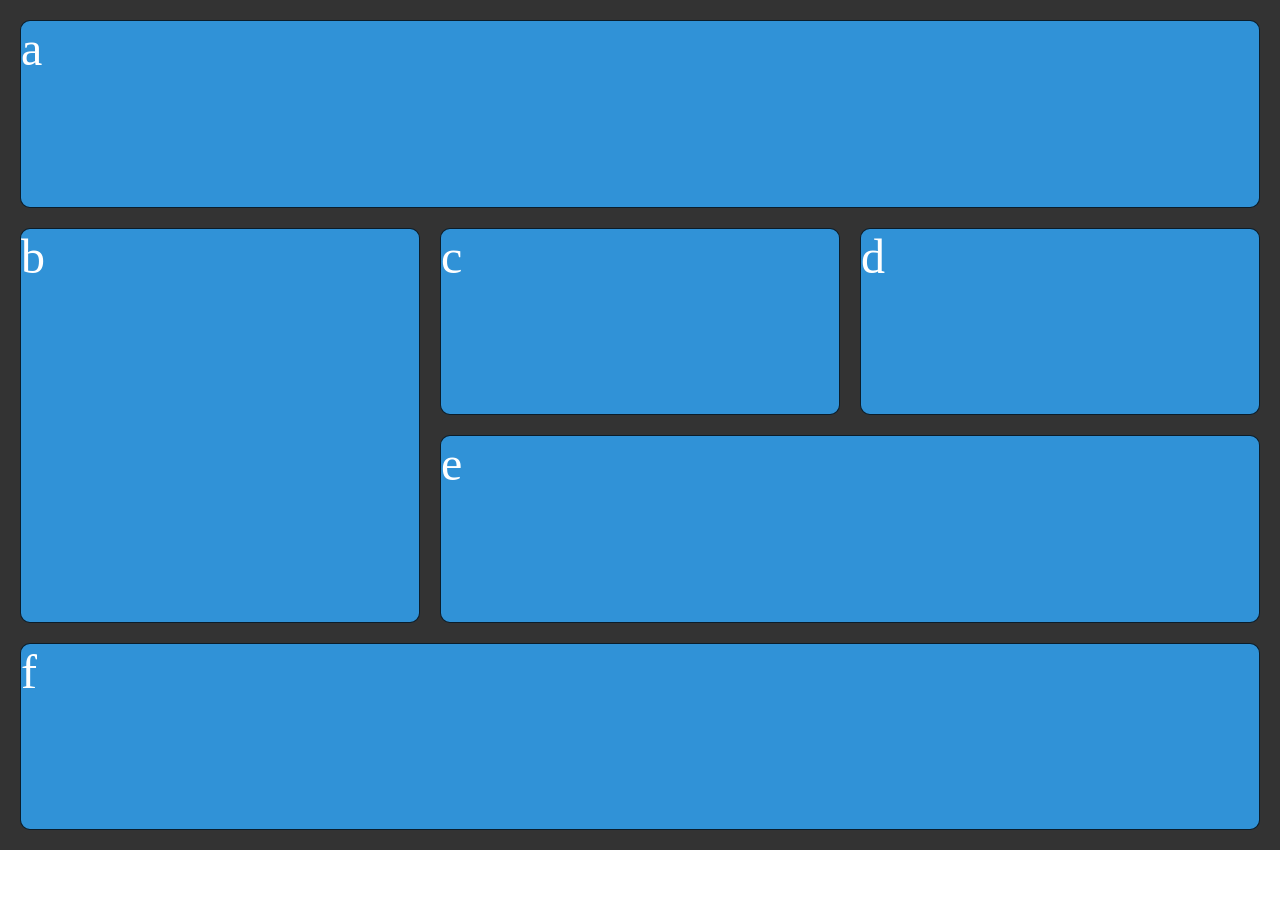
<file: START-CODE/EX-1/index.html>
<!DOCTYPE html>
<html lang="en">
<head>
    <meta charset="UTF-8">
    <meta name="viewport" content="width=device-width, initial-scale=1.0">
    <title>Grid</title>
    <link rel="stylesheet" href="style.css">
</head>
<body>
    <div class="wrapper">
        <div class="item a">a</div>
        <div class="item b">b</div>
        <div class="item c">c</div>  
        <div class="item d">d</div>
        <div class="item e">e</div>
        <div class="item f">f</div>  
      </div>
</body>
</html>
</file>
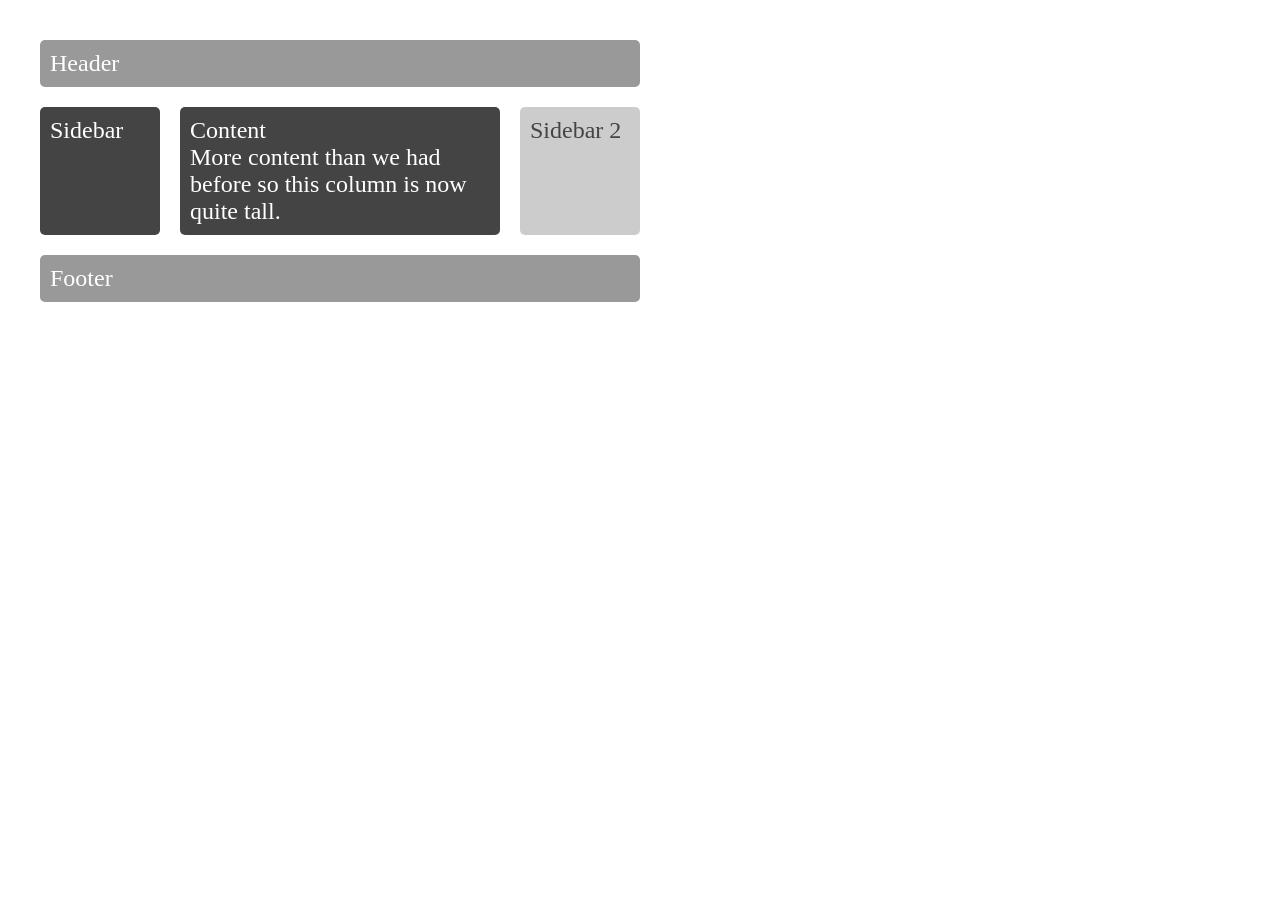
<file: Session2-Lab/EX3.html>
<!DOCTYPE html>
<html lang="en">
<head>
    <meta charset="UTF-8">
    <meta name="viewport" content="width=device-width, initial-scale=1.0">
    <title>EX3</title>
    <link rel="stylesheet" href="EX3.css">
</head>
<body>
    <div class="wrapper">
        <div class="box header">Header</div>
        <div class="box sidebar">Sidebar</div>
        <div class="box sidebar2">Sidebar 2</div>
        <div class="box content">Content
            <br /> More content than we had before so this column is now quite tall.</div>
        <div class="box footer">Footer</div>
    </div>
</body>
</html>
</file>
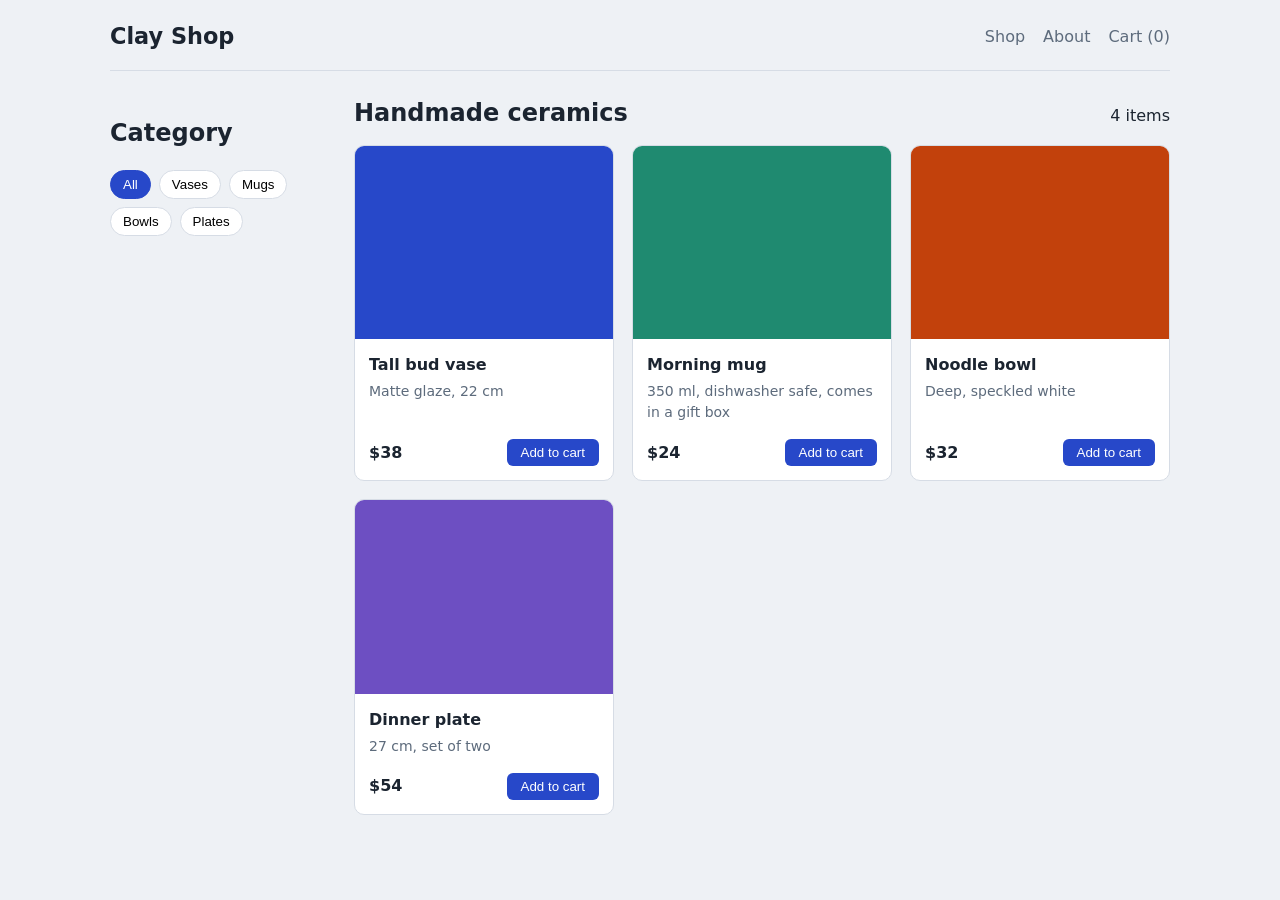
<file: Session2-Lab/EX4.html>
<!DOCTYPE html>
<html lang="en">
<head>
  <meta charset="utf-8">
  <meta name="viewport" content="width=device-width, initial-scale=1">
  <title>Clay Shop</title>
  <link rel="stylesheet" href="EX4.css">
</head>
<body>
  <div class="page">
    <header>
      <h1>Clay Shop</h1>
      <nav>
        <a href="#">Shop</a>
        <a href="#">About</a>
        <a href="#">Cart (0)</a>
      </nav>
    </header>

    <aside class="filters">
      <h2>Category</h2>
      <ul class="chips">
        <li><button class="chip active">All</button></li>
        <li><button class="chip">Vases</button></li>
        <li><button class="chip">Mugs</button></li>
        <li><button class="chip">Bowls</button></li>
        <li><button class="chip">Plates</button></li>
      </ul>
    </aside>

    <main class="products">
      <div class="toolbar">
        <h2>Handmade ceramics</h2>
        <p>4 items</p>
      </div>

      <ul class="grid">
        <li class="card">
          <div class="thumb" style="background:#2748c9"></div>
          <div class="info">
            <h3>Tall bud vase</h3>
            <p>Matte glaze, 22 cm</p>
            <div class="buy">
              <span class="price">$38</span>
              <button class="btn">Add to cart</button>
            </div>
          </div>
        </li>

        <li class="card">
          <div class="thumb" style="background:#1f8a70"></div>
          <div class="info">
            <h3>Morning mug</h3>
            <p>350 ml, dishwasher safe, comes in a gift box</p>
            <div class="buy">
              <span class="price">$24</span>
              <button class="btn">Add to cart</button>
            </div>
          </div>
        </li>

        <li class="card">
          <div class="thumb" style="background:#c2410c"></div>
          <div class="info">
            <h3>Noodle bowl</h3>
            <p>Deep, speckled white</p>
            <div class="buy">
              <span class="price">$32</span>
              <button class="btn">Add to cart</button>
            </div>
          </div>
        </li>

        <li class="card">
          <div class="thumb" style="background:#6d4fc2"></div>
          <div class="info">
            <h3>Dinner plate</h3>
            <p>27 cm, set of two</p>
            <div class="buy">
              <span class="price">$54</span>
              <button class="btn">Add to cart</button>
            </div>
          </div>
        </li>
      </ul>
    </main>
  </div>
</body>
</html>
</file>
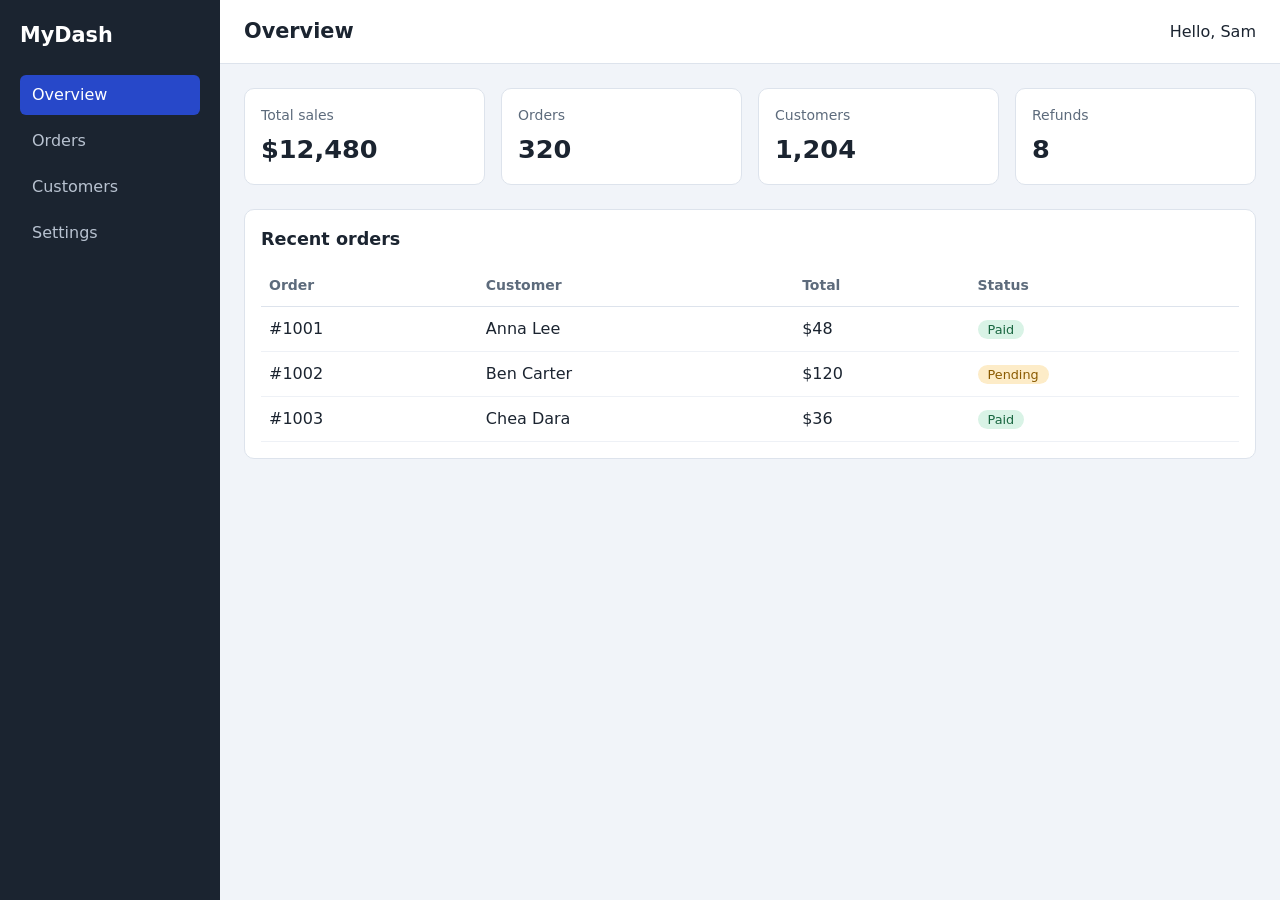
<file: Session2-Lab/EX5.html>
<!DOCTYPE html>
<html lang="en">
<head>
  <meta charset="utf-8">
  <meta name="viewport" content="width=device-width, initial-scale=1">
  <title>Dashboard</title>
  <link rel="stylesheet" href="EX5.css">
</head>
<body>
  <div class="layout">
    <aside class="sidebar">
      <h2 class="logo">MyDash</h2>
      <nav>
        <a href="#" class="active">Overview</a>
        <a href="#">Orders</a>
        <a href="#">Customers</a>
        <a href="#">Settings</a>
      </nav>
    </aside>
    <header class="topbar">
      <h1>Overview</h1>
      <div class="user">Hello, Sam</div>
    </header>
    <main class="content">
      <section class="stats">
        <div class="stat">
          <p class="label">Total sales</p>
          <p class="value">$12,480</p>
        </div>
        <div class="stat">
          <p class="label">Orders</p>
          <p class="value">320</p>
        </div>
        <div class="stat">
          <p class="label">Customers</p>
          <p class="value">1,204</p>
        </div>
        <div class="stat">
          <p class="label">Refunds</p>
          <p class="value">8</p>
        </div>
      </section>
      <section class="panel">
        <h2>Recent orders</h2>
        <table>
          <thead>
            <tr>
              <th>Order</th>
              <th>Customer</th>
              <th>Total</th>
              <th>Status</th>
            </tr>
          </thead>
          <tbody>
            <tr>
              <td>#1001</td>
              <td>Anna Lee</td>
              <td>$48</td>
              <td><span class="badge done">Paid</span></td>
            </tr>
            <tr>
              <td>#1002</td>
              <td>Ben Carter</td>
              <td>$120</td>
              <td><span class="badge wait">Pending</span></td>
            </tr>
            <tr>
              <td>#1003</td>
              <td>Chea Dara</td>
              <td>$36</td>
              <td><span class="badge done">Paid</span></td>
            </tr>
          </tbody>
        </table>
      </section>

    </main>
  </div>
</body>
</html>
</file>
<file: START-CODE/EX-1/style.css>
/* Styling only */
body {
  margin: 0;
}

.wrapper {
  background-color: #333333;
  color: #444;
  padding: 20px;
  display: grid;
  grid-template-columns: repeat(3, 1fr);
  gap: 20px;
  height: 90vh;
}

.item {
  background-color: #3092d7;
  color: #fff;
  border-radius: 10px;
  border: 1px solid rgba(0, 0, 0, 0.8);
  font-size: 3em;
}

/* Layouting only  (your work)*/
.a{
  grid-column: 1/4;
  grid-row: 1;
}
.b{
  grid-column: 1;
  grid-row: 2/4;
}
.c{
  grid-column: 2;
  grid-row: 2;
}
.d{
  grid-column: 3;
  grid-row: 2;
}
.e{
  grid-column: 2/4;
  grid-row: 3/4;
}
.f{
  grid-column: 1/4;
  grid-row: 4;
}
</file>
<file: Session2-Lab/EX3.css>
body {
  margin: 40px;
}

.sidebar {
	grid-area: sidebar;
    /* grid-column: 1;
    grid-row: 2/4; */
}

.sidebar2 {
	grid-area: sidebar2;
    /* grid-column: 6;
    grid-row: 2/4; */
}

.content {
	grid-area: content;
    /* grid-column: 2/6;
    grid-row: 2/4; */
}

.header {
	grid-area: header;
    /* grid-column: 1/7;
    grid-row: 1/2; */
}

.footer {
	grid-area: footer;
    /* grid-column: 1/7;
    grid-row: 4; */
}

.wrapper {
	background-color: #fff;
	color: #444;
}

.wrapper {
    display: grid;
    grid-gap: 1em;
    grid-template-areas:
     "header"
     "sidebar"
     "content"
     "sidebar2"
     "footer"
  }

@media only screen and (min-width: 500px)  {
    .wrapper {

        grid-template-columns: 20% auto;
        grid-template-areas:
        "header   header"
        "sidebar  content"
        "sidebar2 sidebar2"
        "footer   footer";
    }
}

@media only screen and (min-width: 600px)  {
    .wrapper {
        grid-gap: 20px;
		grid-template-columns: 120px auto 120px;
		grid-template-areas:
            "header  header  header"
			"sidebar content sidebar2"
			"footer  footer  footer";
			max-width: 600px;
    }
}
.box {
  background-color: #444;
  color: #fff;
  border-radius: 5px;
  padding: 10px;
  font-size: 150%; 
}

.header,
.footer {
  background-color: #999;
}

.sidebar2 {
  background-color: #ccc;
  color: #444;
}
</file>
<file: Session2-Lab/EX4.css>
* { 
    box-sizing: border-box; 
}
body {
  margin: 0;
  background: #eef1f5;
  color: #1b2430;
  font: 16px/1.5 system-ui, sans-serif;
}
.page {
  display: grid;
  grid-template-columns: 220px 1fr;
  grid-template-areas:
    "header header"
    "filters products";
  gap: 24px;
  max-width: 1100px;
  margin: 0 auto;
  padding: 20px;
}
header   { 
    grid-area: header; 
}
.filters { 
    grid-area: filters; 
}
.products { 
    grid-area: products; 
}
header {
    display: flex;
    align-items: center;
    justify-content: space-between;
    padding-bottom: 16px;
    border-bottom: 1px solid #d6dce5;
}
header h1 { 
    margin: 0; 
    font-size: 1.4rem; 
}
nav { 
    display: flex; 
    gap: 18px; 
}
nav a { 
    color: #5d6b7c;
    text-decoration: none; 
}
.chips {
    display: flex;
    flex-wrap: wrap;
    gap: 8px;
    padding: 0;
    list-style: none;
}
.chip {
    padding: 6px 12px;
    border: 1px solid #d6dce5;
    border-radius: 999px;
    background: #fff;
    cursor: pointer;
}
.chip.active {
    background: #2748c9;
    border-color: #2748c9;
    color: #fff;
}
.toolbar {
    display: flex;
    justify-content: space-between;
    align-items: baseline;
    margin-bottom: 14px;
}
.toolbar h2, 
.toolbar p { 
    margin: 0; 
}
.grid {
    display: grid;
    grid-template-columns: repeat(auto-fill, minmax(200px, 1fr));
    gap: 18px;
    margin: 0;
    padding: 0;
    list-style: none;
}
.card {
    display: flex;
    flex-direction: column;
    background: #fff;
    border: 1px solid #d6dce5;
    border-radius: 10px;
    overflow: hidden;
}
.thumb { 
    aspect-ratio: 4 / 3; 
}

.info {
    display: flex;
    flex-direction: column;
    flex: 1;         
    gap: 4px;
    padding: 14px;
}
.info h3 { 
    margin: 0; 
    font-size: 1rem; 
}
.info p  { 
    margin: 0; 
    color: #5d6b7c; 
    font-size: .875rem; 
}
.buy {
    display: flex;
    align-items: center;
    justify-content: space-between;
    margin-top: auto;
    padding-top: 12px;
}
.price { 
    font-weight: 700; 
}
.btn {
    padding: 6px 14px;
    border: 0;
    border-radius: 6px;
    background: #2748c9;
    color: #fff;
    cursor: pointer;
}
@media (max-width: 720px) {
    .page {
        grid-template-columns: 1fr;
        grid-template-areas: "header" "filters" "products";
    }
    header { 
        flex-direction: column; 
        align-items: flex-start; 
        gap: 8px; 
    }
}
.btn {
  padding: 6px 14px;
  border: 0;
  border-radius: 6px;
  background: #2748c9;
  color: #fff;
  cursor: pointer;
  transition: background-color 0.2s ease;
}
.btn:hover {
  background: #1c3699;
}
.btn:active {
  background: #152a78;
}
.btn:focus-visible {
  outline: 2px solid #2748c9;
  outline-offset: 2px;
}
</file>
<file: Session2-Lab/EX5.css>
* { box-sizing: border-box; }
body {
    margin: 0;
    background: #f1f4f9;
    color: #1b2430;
    font: 16px/1.5 system-ui, sans-serif;
}
.layout {
    display: grid;
    grid-template-columns: 220px 1fr;
    grid-template-rows: 64px 1fr;
    grid-template-areas:
    "sidebar topbar"
    "sidebar content";
    min-height: 100vh;
}
.sidebar { 
    grid-area: sidebar; 
}
.topbar  { 
    grid-area: topbar; 
}
.content { 
    grid-area: content; 
}
.sidebar {
    background: #1b2430;
    color: #fff;
    padding: 20px;
}
.logo { 
    margin: 0 0 24px; 
    font-size: 1.3rem; 
}
.sidebar nav {
    display: flex;
    flex-direction: column;
    gap: 6px;
}
.sidebar a {
    padding: 8px 12px;
    border-radius: 6px;
    color: #b8c2d0;
    text-decoration: none;
}
.sidebar a:hover  { 
    background: #2a3544; 
    color: #fff; 
}
.sidebar a.active { 
    background: #2748c9; 
    color: #fff; 
}
.topbar {
    display: flex;
    align-items: center;
    justify-content: space-between;
    padding: 0 24px;
    background: #fff;
    border-bottom: 1px solid #dde3ec;
}
.topbar h1 { 
    margin: 0; 
    font-size: 1.3rem; 
}
.content { 
    padding: 24px; 
}
.stats {
    display: grid;
    grid-template-columns: repeat(auto-fit, minmax(180px, 1fr));
    gap: 16px;
    margin-bottom: 24px;
}
.stat {
    background: #fff;
    border: 1px solid #dde3ec;
    border-radius: 10px;
    padding: 16px;
}
.label { 
    margin: 0; color: #5d6b7c; 
    font-size: .875rem; 
}
.value { 
    margin: 4px 0 0; 
    font-size: 1.6rem; 
    font-weight: 700; 
}
.panel {
  background: #fff;
  border: 1px solid #dde3ec;
  border-radius: 10px;
  padding: 16px;
  overflow-x: auto;
}
.panel h2 { 
    margin: 0 0 12px; 
    font-size: 1.1rem; 
}
table { 
    width: 100%; 
    border-collapse: collapse; 
}
th, 
td { 
    padding: 10px 8px; 
    text-align: left; 
}
th { 
    color: #5d6b7c; 
    font-size: .875rem; 
    border-bottom: 1px solid #dde3ec; 
}
td { 
    border-bottom: 1px solid #eef1f6; 
}
.badge {
    padding: 2px 10px;
    border-radius: 999px;
    font-size: .8rem;
}
.done { 
    background: #d9f3e6; 
    color: #17653f; 
}
.wait { 
    background: #fdecc8; 
    color: #8a5a00; 
}
@media (max-width: 720px) {
    .layout {
        grid-template-columns: 1fr;
        grid-template-rows: auto 64px 1fr;
        grid-template-areas:
        "sidebar"
        "topbar"
        "content";
  }
    .sidebar nav { flex-direction: row; flex-wrap: wrap; }
}
</file>
